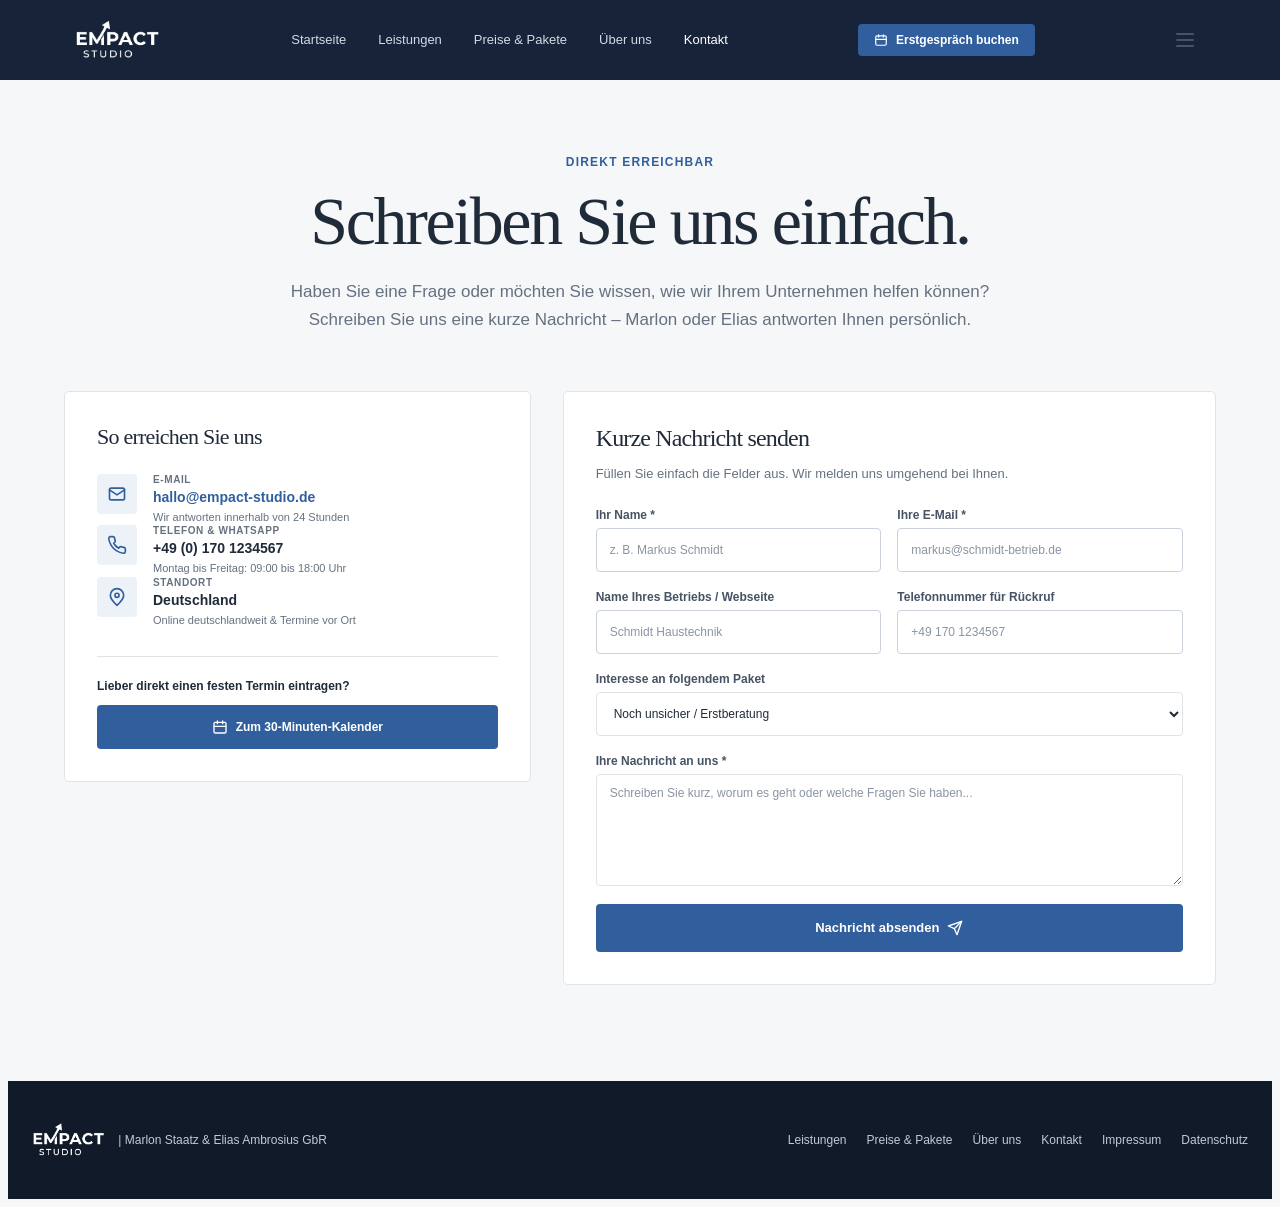
<file: kontakt.html>
<!DOCTYPE html>
<html lang="de" class="scroll-smooth">
<head>
  <meta charset="UTF-8">
  <meta name="viewport" content="width=device-width, initial-scale=1.0">
  <meta name="theme-color" content="#172338">
  <title>Kontakt | EMPACT STUDIO</title>
  <meta name="description" content="Schreiben Sie uns eine Nachricht oder rufen Sie uns an. Marlon Staatz & Elias Ambrosius antworten Ihnen persönlich innerhalb von 24 Stunden.">
  
  <link rel="icon" type="image/svg+xml" href="data:image/svg+xml,<svg xmlns='http://www.w3.org/2000/svg' viewBox='0 0 100 100'><rect width='100' height='100' rx='24' fill='%230B0C10'/><path d='M30 25h40v12H44v13h22v12H44v13h26v12H30z' fill='%236366F1'/></svg>">
  <style>
    body { background-color: #0B0C10; color: #F8FAFC; font-family: 'Plus Jakarta Sans', sans-serif; overflow-x: hidden; }
    .glass-nav { background: rgba(11, 12, 16, 0.85); backdrop-filter: blur(20px); border-bottom: 1px solid rgba(255, 255, 255, 0.08); }
    .glass-card { background: rgba(16, 20, 29, 0.7); backdrop-filter: blur(16px); border: 1px solid rgba(255, 255, 255, 0.08); }
    .badge-gradient { background: linear-gradient(135deg, rgba(99, 102, 241, 0.15) 0%, rgba(139, 92, 246, 0.15) 100%); border: 1px solid rgba(99, 102, 241, 0.3); }
  </style>
  <link rel="stylesheet" href="assets/site-theme.css?v=12">
  <link rel="stylesheet" href="assets/contact-page.css?v=5">
</head>
<body class="contact-page">

  <!-- Ambient Light -->
  <!-- NAVIGATION -->
  <header class="fixed top-0 left-0 right-0 z-50">
    <div class="max-w-7xl mx-auto px-4 sm:px-6 lg:px-8 mt-4">
      <nav class="glass-nav rounded-2xl px-5 py-3.5 flex items-center justify-between border border-white/10 shadow-glass">
        <a href="index.html" class="flex items-center group py-0.5">
          <img src="assets/logo-white.png" alt="EMPACT STUDIO Logo" class="h-12 sm:h-14 lg:h-16 w-auto object-contain group-hover:scale-105 transition-transform duration-300">
        </a>
        <div class="items-center gap-8 text-sm font-medium text-slate-300">
          <a href="index.html" class="hover:text-white transition-colors">Startseite</a>
          <a href="leistungen.html" class="hover:text-white transition-colors">Leistungen</a>
          <a href="preise.html" class="hover:text-white transition-colors">Preise & Pakete</a>
          <a href="ueber-uns.html" class="hover:text-white transition-colors">Über uns</a>
          <a href="kontakt.html" class="text-white font-semibold" aria-current="page">Kontakt</a>
        </div>
        <div class="items-center gap-3">
          <a href="buchen.html" class="px-5 py-2.5 rounded-xl bg-accent-indigo text-white text-sm font-semibold shadow-glow-sm flex items-center gap-2">
            <svg aria-hidden="true" class="w-4 h-4" viewBox="0 0 24 24" fill="none" stroke="currentColor" stroke-width="2" stroke-linecap="round" stroke-linejoin="round"><rect x="3" y="5" width="18" height="16" rx="2"></rect><path d="M16 3v4M8 3v4M3 11h18"></path></svg>
            <span>Erstgespräch buchen</span>
          </a>
        </div>
        <button id="mobileMenuBtn" aria-label="Menü öffnen" aria-expanded="false" class="md:hidden p-2 text-slate-300" style="display: inline-flex">
          <svg aria-hidden="true" width="24" height="24" viewBox="0 0 24 24" fill="none" stroke="currentColor" stroke-width="2" stroke-linecap="round"><path d="M4 6h16M4 12h16M4 18h16"></path></svg>
        </button>
      </nav>
    </div>
    <div id="mobileMenu" class="hidden md:hidden max-w-7xl mx-auto px-4 mt-2">
      <div class="glass-nav rounded-2xl p-6 border border-white/10 flex flex-col gap-4 text-center">
        <a href="index.html" class="text-slate-200 py-2">Startseite</a>
        <a href="leistungen.html" class="text-slate-200 py-2">Leistungen</a>
        <a href="preise.html" class="text-slate-200 py-2">Preise & Pakete</a>
        <a href="ueber-uns.html" class="text-slate-200 py-2">Über uns</a>
        <a href="kontakt.html" class="text-white font-semibold py-2" aria-current="page">Kontakt</a>
        <a href="buchen.html" class="py-3 rounded-xl bg-accent-indigo text-white font-semibold">Erstgespräch buchen</a>
      </div>
    </div>
  </header>

  <!-- MAIN CONTACT -->
  <main class="pt-36 pb-24">
    <div class="max-w-6xl mx-auto px-4 sm:px-6 lg:px-8">
      
      <div class="text-center max-w-3xl mx-auto mb-16">
        <div class="inline-flex items-center gap-2 px-3.5 py-1 rounded-full badge-gradient text-xs font-semibold text-indigo-300 uppercase tracking-wider mb-4">
          Direkt erreichbar
        </div>
        <h1 class="text-4xl sm:text-6xl font-extrabold text-white tracking-tight">
          Schreiben Sie uns einfach.
        </h1>
        <p class="mt-5 text-slate-400 text-base sm:text-lg">
          Haben Sie eine Frage oder möchten Sie wissen, wie wir Ihrem Unternehmen helfen können? Schreiben Sie uns eine kurze Nachricht – Marlon oder Elias antworten Ihnen persönlich.
        </p>
      </div>

      <div class="grid grid-cols-1 lg:grid-cols-12 gap-8 items-start">
        
        <!-- Left: Contact Details -->
        <div class="lg:col-span-5 space-y-6">
          <div class="glass-card rounded-3xl p-8 border-white/10">
            <h2 class="text-xl font-bold text-white mb-6">So erreichen Sie uns</h2>
            
            <div class="contact-details space-y-6 text-xs text-slate-300">
              <div class="flex items-start gap-4">
                <div class="w-10 h-10 rounded-xl bg-indigo-500/15 text-accent-indigo flex items-center justify-center shrink-0">
                  <svg aria-hidden="true" class="w-5 h-5" viewBox="0 0 24 24" fill="none" stroke="currentColor" stroke-width="2" stroke-linecap="round" stroke-linejoin="round"><rect x="3" y="5" width="18" height="14" rx="2"></rect><path d="m3 7 9 6 9-6"></path></svg>
                </div>
                <div>
                  <span class="block text-slate-400 uppercase text-[10px] font-bold">E-Mail</span>
                  <a href="mailto:hallo@empact-studio.de" class="text-sm font-semibold text-white hover:text-indigo-300 transition-colors">hallo@empact-studio.de</a>
                  <span class="block text-slate-400 text-[11px] mt-0.5">Wir antworten innerhalb von 24 Stunden</span>
                </div>
              </div>

              <div class="flex items-start gap-4">
                <div class="w-10 h-10 rounded-xl bg-cyan-500/15 text-accent-cyan flex items-center justify-center shrink-0">
                  <svg aria-hidden="true" class="w-5 h-5" viewBox="0 0 24 24" fill="none" stroke="currentColor" stroke-width="2" stroke-linecap="round" stroke-linejoin="round"><path d="M22 16.9v3a2 2 0 0 1-2.2 2 19.8 19.8 0 0 1-8.6-3.1 19.4 19.4 0 0 1-6-6A19.8 19.8 0 0 1 2.1 4.2 2 2 0 0 1 4.1 2h3a2 2 0 0 1 2 1.7c.1 1 .4 2 .7 2.9a2 2 0 0 1-.5 2.1L8 9.9a16 16 0 0 0 6 6l1.2-1.3a2 2 0 0 1 2.1-.5c.9.3 1.9.6 2.9.7a2 2 0 0 1 1.8 2.1z"></path></svg>
                </div>
                <div>
                  <span class="block text-slate-400 uppercase text-[10px] font-bold">Telefon & WhatsApp</span>
                  <span class="text-sm font-semibold text-white">+49 (0) 170 1234567</span>
                  <span class="block text-slate-400 text-[11px] mt-0.5">Montag bis Freitag: 09:00 bis 18:00 Uhr</span>
                </div>
              </div>

              <div class="flex items-start gap-4">
                <div class="w-10 h-10 rounded-xl bg-violet-500/15 text-accent-violet flex items-center justify-center shrink-0">
                  <svg aria-hidden="true" class="w-5 h-5" viewBox="0 0 24 24" fill="none" stroke="currentColor" stroke-width="2" stroke-linecap="round" stroke-linejoin="round"><path d="M20 10c0 5-8 12-8 12S4 15 4 10a8 8 0 1 1 16 0Z"></path><circle cx="12" cy="10" r="2.5"></circle></svg>
                </div>
                <div>
                  <span class="block text-slate-400 uppercase text-[10px] font-bold">Standort</span>
                  <span class="text-sm font-semibold text-white">Deutschland</span>
                  <span class="block text-slate-400 text-[11px] mt-0.5">Online deutschlandweit & Termine vor Ort</span>
                </div>
              </div>
            </div>

            <div class="mt-8 pt-6 border-t border-white/10">
              <span class="text-xs font-bold text-white block mb-2">Lieber direkt einen festen Termin eintragen?</span>
              <a href="buchen.html" class="w-full py-3 px-4 rounded-xl bg-accent-indigo hover:opacity-90 text-white font-bold text-xs flex items-center justify-center gap-2 transition-all">
                <svg aria-hidden="true" class="w-4 h-4" viewBox="0 0 24 24" fill="none" stroke="currentColor" stroke-width="2" stroke-linecap="round" stroke-linejoin="round"><rect x="3" y="5" width="18" height="16" rx="2"></rect><path d="M16 3v4M8 3v4M3 11h18"></path></svg>
                <span>Zum 30-Minuten-Kalender</span>
              </a>
            </div>
          </div>
        </div>

        <!-- Right: Contact Form -->
        <div class="lg:col-span-7">
          <div class="glass-card rounded-3xl p-8 sm:p-10 border-white/10 shadow-glow-sm">
            <h2 class="text-2xl font-bold text-white mb-2">Kurze Nachricht senden</h2>
            <p class="text-xs text-slate-400 mb-6">Füllen Sie einfach die Felder aus. Wir melden uns umgehend bei Ihnen.</p>

            <form id="contactPageForm" class="space-y-4">
              <input type="text" name="website" tabindex="-1" autocomplete="off" class="hidden" aria-hidden="true">
              <div class="grid grid-cols-1 sm:grid-cols-2 gap-4">
                <div>
                  <label class="block text-xs font-semibold text-slate-300 mb-1">Ihr Name *</label>
                  <input type="text" name="name" required placeholder="z. B. Markus Schmidt" 
                         class="w-full px-4 py-3 rounded-xl bg-obsidian-surface border border-white/10 text-white placeholder-slate-500 text-xs focus:outline-none focus:border-accent-indigo">
                </div>
                <div>
                  <label class="block text-xs font-semibold text-slate-300 mb-1">Ihre E-Mail *</label>
                  <input type="email" name="email" required placeholder="markus@schmidt-betrieb.de" 
                         class="w-full px-4 py-3 rounded-xl bg-obsidian-surface border border-white/10 text-white placeholder-slate-500 text-xs focus:outline-none focus:border-accent-indigo">
                </div>
              </div>

              <div class="grid grid-cols-1 sm:grid-cols-2 gap-4">
                <div>
                  <label class="block text-xs font-semibold text-slate-300 mb-1">Name Ihres Betriebs / Webseite</label>
                  <input type="text" name="company" placeholder="Schmidt Haustechnik" 
                         class="w-full px-4 py-3 rounded-xl bg-obsidian-surface border border-white/10 text-white placeholder-slate-500 text-xs focus:outline-none focus:border-accent-indigo">
                </div>
                <div>
                  <label class="block text-xs font-semibold text-slate-300 mb-1">Telefonnummer für Rückruf</label>
                  <input type="tel" name="phone" placeholder="+49 170 1234567" 
                         class="w-full px-4 py-3 rounded-xl bg-obsidian-surface border border-white/10 text-white placeholder-slate-500 text-xs focus:outline-none focus:border-accent-indigo">
                </div>
              </div>

              <div>
                <label class="block text-xs font-semibold text-slate-300 mb-1">Interesse an folgendem Paket</label>
                <select name="interest" class="w-full px-4 py-3 rounded-xl bg-obsidian-surface border border-white/10 text-white text-xs focus:outline-none focus:border-accent-indigo">
                  <option>Noch unsicher / Erstberatung</option>
                  <option>Essential (390 € / Monat - Neue Website & Hosting)</option>
                  <option>Growth Engine (890 € / Monat - Website + Werbung)</option>
                  <option>Scale Partner (1.690 € / Monat - Rundum-Sorglos)</option>
                  <option>Sonstige Frage</option>
                </select>
              </div>

              <div>
                <label class="block text-xs font-semibold text-slate-300 mb-1">Ihre Nachricht an uns *</label>
                <textarea name="message" required rows="4" placeholder="Schreiben Sie kurz, worum es geht oder welche Fragen Sie haben..." 
                          class="w-full px-4 py-3 rounded-xl bg-obsidian-surface border border-white/10 text-white placeholder-slate-500 text-xs focus:outline-none focus:border-accent-indigo"></textarea>
              </div>

              <p id="contactFormStatus" class="hidden text-sm text-red-300" role="status" aria-live="polite"></p>

              <button type="submit" id="cSubmitBtn" class="w-full py-4 rounded-xl bg-gradient-to-r from-accent-indigo to-accent-violet text-white font-bold text-xs shadow-glow-sm hover:opacity-95 transition-all flex items-center justify-center gap-2">
                <span>Nachricht absenden</span>
                <svg aria-hidden="true" class="w-4 h-4" viewBox="0 0 24 24" fill="none" stroke="currentColor" stroke-width="2" stroke-linecap="round" stroke-linejoin="round"><path d="m22 2-7 20-4-9-9-4Z"></path><path d="M22 2 11 13"></path></svg>
              </button>
            </form>

            <div id="cSuccess" class="hidden text-center py-10">
              <div class="w-14 h-14 rounded-full bg-emerald-500/20 text-emerald-400 flex items-center justify-center mx-auto mb-4">
                <svg aria-hidden="true" class="w-7 h-7" viewBox="0 0 24 24" fill="none" stroke="currentColor" stroke-width="2" stroke-linecap="round" stroke-linejoin="round"><path d="m5 12 4 4L19 6"></path></svg>
              </div>
              <h3 class="text-xl font-bold text-white">Nachricht abgeschickt!</h3>
              <p class="text-xs text-slate-300 mt-2 max-w-sm mx-auto">
                Vielen Dank! Marlon oder Elias schauen sich Ihre Nachricht an und melden sich innerhalb von 24 Stunden bei Ihnen.
              </p>
            </div>

          </div>
        </div>

      </div>

    </div>
  </main>

  <!-- FOOTER -->
  <footer class="border-t border-white/10 bg-obsidian-deep py-12">
    <div class="max-w-7xl mx-auto px-4 sm:px-6 lg:px-8">
      <div class="flex flex-col md:flex-row items-center justify-between gap-6">
        <div class="flex items-center gap-3">
          <img src="assets/logo-white.png" alt="EMPACT STUDIO" class="h-9 sm:h-10 w-auto object-contain">
          <span class="text-xs text-slate-400">| Marlon Staatz & Elias Ambrosius GbR</span>
        </div>
        <div class="flex items-center gap-6 text-xs text-slate-400">
          <a href="leistungen.html" class="hover:text-white">Leistungen</a>
          <a href="preise.html" class="hover:text-white">Preise & Pakete</a>
          <a href="ueber-uns.html" class="hover:text-white">Über uns</a>
          <a href="kontakt.html" class="hover:text-white">Kontakt</a>
          <a href="impressum.html" class="hover:text-white">Impressum</a>
          <a href="datenschutz.html" class="hover:text-white">Datenschutz</a>
        </div>
      </div>
    </div>
  </footer>

  <script>
    document.getElementById('mobileMenuBtn').addEventListener('click', (event) => {
      const button = event.currentTarget;
      const isOpen = !document.getElementById('mobileMenu').classList.toggle('hidden');
      button.setAttribute('aria-expanded', String(isOpen));
      button.setAttribute('aria-label', isOpen ? 'Menü schließen' : 'Menü öffnen');
    });

    const contactForm = document.getElementById('contactPageForm');
    contactForm.addEventListener('submit', async (event) => {
      event.preventDefault();

      const submitButton = document.getElementById('cSubmitBtn');
      const submitLabel = submitButton.querySelector('span');
      const status = document.getElementById('contactFormStatus');
      status.classList.add('hidden');
      submitButton.disabled = true;
      submitLabel.textContent = 'Wird gesendet...';

      try {
        const response = await fetch('api/contact.php', {
          method: 'POST',
          headers: {
            Accept: 'application/json',
            'Content-Type': 'application/json'
          },
          body: JSON.stringify(Object.fromEntries(new FormData(contactForm)))
        });
        const result = await response.json();

        if (!response.ok || (result.success !== 'true' && result.success !== true)) {
          throw new Error(result.message || 'Der Formular-Dienst hat die Nachricht nicht angenommen.');
        }

        contactForm.classList.add('hidden');
        document.getElementById('cSuccess').classList.remove('hidden');
      } catch (error) {
        console.error('Kontaktformular konnte nicht gesendet werden:', error);
        status.textContent = 'Die Nachricht konnte nicht gesendet werden. Bitte versuchen Sie es erneut oder schreiben Sie direkt an hallo@empact-studio.de.';
        status.classList.remove('hidden');
        submitButton.disabled = false;
        submitLabel.textContent = 'Nachricht absenden';
      }
    });
  </script>
</body>
</html>
</file>
<file: assets/site-theme.css>
:root {
  color-scheme: dark;
  --navy: #111b2b;
  --navy-deep: #0c1421;
  --anthracite: #18212e;
  --surface: #1b2635;
  --royal-blue: #3568b2;
  --royal-blue-light: #83a9df;
  --text-primary: #f4f6f9;
  --text-muted: #a4afbd;
  --line: rgba(210, 222, 239, 0.13);
}

html { background: var(--navy-deep); }

body {
  background: #111b2b !important;
  color: var(--text-primary) !important;
  font-family: "Avenir Next", Avenir, "Helvetica Neue", sans-serif !important;
  letter-spacing: 0 !important;
  overflow-x: hidden;
}

body h1, body h2, body h3 {
  color: var(--text-primary) !important;
  font-weight: 600 !important;
  letter-spacing: -0.035em !important;
}

body p { text-wrap: pretty; }

body header nav, body .glass-nav, body #mobileMenu > div {
  background: rgba(17, 27, 43, 0.94) !important;
  border: 1px solid var(--line) !important;
  border-radius: 14px !important;
  box-shadow: 0 16px 42px rgba(4, 10, 19, 0.2) !important;
  backdrop-filter: blur(18px);
}

body header nav a, body #mobileMenu a {
  transition: color 180ms ease, background-color 180ms ease, border-color 180ms ease;
}

body .glass-card, body .minimal-card, body [class*="bg-[#111111]"], body [class*="bg-[#0F1015]"], body [class*="bg-[#121620]"] {
  background-color: var(--anthracite) !important;
  border-color: var(--line) !important;
  box-shadow: 0 14px 40px rgba(5, 11, 19, 0.14);
}

body .minimal-card:hover {
  border-color: rgba(131, 169, 223, 0.42) !important;
  transform: translateY(-2px);
}

body [class*="bg-white/["] { background-color: rgba(222, 233, 248, 0.055) !important; }
body [class*="border-white/"], body [class*="border-white/["] { border-color: var(--line) !important; }

body a[class*="bg-white"], body button[class*="bg-white"], body a[class*="bg-accent-indigo"] {
  background: var(--royal-blue) !important;
  border-color: var(--royal-blue) !important;
  color: #fff !important;
  box-shadow: 0 7px 18px rgba(24, 65, 124, 0.2);
}

body a[class*="bg-white"]:hover, body button[class*="bg-white"]:hover, body a[class*="bg-accent-indigo"]:hover { background: #4278c5 !important; }
body a[class*="text-indigo-"], body a[class*="text-cyan-"] { color: var(--royal-blue-light) !important; }
body [class*="text-neutral-500"], body [class*="text-neutral-600"], body [class*="text-slate-400"], body [class*="text-slate-500"] { color: var(--text-muted) !important; }
body [class*="text-emerald-"] { color: #8dc8ad !important; }

body input:not([type="range"]), body textarea, body select {
  background-color: #111a27 !important;
  border-color: var(--line) !important;
  color: var(--text-primary) !important;
}

body input:focus, body textarea:focus, body select:focus {
  border-color: var(--royal-blue-light) !important;
  outline: 2px solid rgba(131, 169, 223, 0.18);
  outline-offset: 1px;
}

body input[type="range"] { background-color: #344154 !important; }
body input[type="range"]::-webkit-slider-thumb { background: var(--royal-blue-light) !important; }

body .slot-btn.active {
  background: var(--royal-blue) !important;
  border-color: var(--royal-blue) !important;
  color: #fff !important;
}

body .expert-card.active {
  background: rgba(53, 104, 178, 0.14) !important;
  border-color: var(--royal-blue-light) !important;
}

body .badge-gradient {
  background: rgba(53, 104, 178, 0.14) !important;
  border-color: rgba(131, 169, 223, 0.28) !important;
}

body #hero {
  position: relative;
  overflow: hidden;
  background: #111b2b;
}

body #hero > div {
  position: relative;
  max-width: 72rem !important;
  text-align: left !important;
}

body #hero h1 {
  max-width: 12ch;
  font-size: clamp(2.9rem, 6vw, 5.2rem) !important;
  line-height: 1.04 !important;
  font-weight: 600 !important;
  letter-spacing: -0.055em !important;
}

body #hero > div > p { margin-left: 0 !important; max-width: 34rem !important; }
body #hero > div > div:last-child { justify-content: flex-start !important; margin-left: 0 !important; }

body #hero > div > div:first-child {
  border-color: rgba(131, 169, 223, 0.27) !important;
  background: rgba(53, 104, 178, 0.12);
  color: #c2d3eb !important;
}

body footer { border-color: var(--line) !important; background-color: #0d1521 !important; }
body ::-webkit-scrollbar { width: 6px; }
body ::-webkit-scrollbar-track { background: var(--navy-deep); }
body ::-webkit-scrollbar-thumb { border-radius: 8px; background: #34445b; }
body ::-webkit-scrollbar-thumb:hover { background: #526c90; }

@media (prefers-reduced-motion: reduce) {
  *, *::before, *::after {
    scroll-behavior: auto !important;
    animation-duration: 0.01ms !important;
    animation-iteration-count: 1 !important;
    transition-duration: 0.01ms !important;
  }
}

/* Editorial, high-contrast layout inspired by the StepSafer reference. */
:root {
  --navy: #172338;
  --navy-deep: #111a29;
  --anthracite: #ffffff;
  --surface: #ffffff;
  --royal-blue: #315f9e;
  --royal-blue-light: #4778b9;
  --text-primary: #202b3a;
  --text-muted: #657181;
  --line: #dce1e7;
}

html { background: #f6f7f8; }

body {
  background: #f6f7f8 !important;
  color: var(--text-primary) !important;
  font-family: "Avenir Next", Avenir, "Helvetica Neue", sans-serif !important;
}

body h1, body h2 {
  color: var(--text-primary) !important;
  font-family: "Iowan Old Style", "Palatino Linotype", "Book Antiqua", Georgia, serif !important;
  font-weight: 500 !important;
  letter-spacing: -0.035em !important;
}

body h3 {
  color: var(--text-primary) !important;
  font-weight: 600 !important;
  letter-spacing: -0.025em !important;
}

body header nav, body .glass-nav, body #mobileMenu > div {
  background: var(--navy) !important;
  border: 0 !important;
  border-radius: 4px !important;
  box-shadow: none !important;
  backdrop-filter: none;
}

body header {
  position: fixed;
  inset: 0 0 auto;
  z-index: 50;
  background: var(--navy);
}

body header > div:first-child {
  max-width: 100% !important;
  margin-top: 0 !important;
  padding: 0 clamp(1rem, 4vw, 3.5rem) !important;
}

body header nav {
  display: flex;
  width: 100%;
  min-height: 5rem;
  padding-top: 0.65rem !important;
  padding-bottom: 0.65rem !important;
  padding-right: clamp(1rem, 2vw, 1.5rem) !important;
  padding-left: clamp(1rem, 2vw, 1.5rem) !important;
  align-items: center;
  justify-content: space-between;
  gap: 24px;
  box-sizing: border-box;
  border-radius: 0 !important;
  background: transparent !important;
}

body header nav > a:first-child { display: inline-flex; flex: 0 0 auto; align-items: center; }

body header nav img { max-height: 2.75rem; }
body header nav img { display: block; width: auto; }

body header nav > div:nth-child(2) { display: flex; align-items: center; gap: 2rem; font-size: 0.8125rem; font-weight: 500; line-height: 20px; white-space: nowrap; }
body header nav > div:nth-child(2) a { color: #d2dae5 !important; font-weight: 500 !important; white-space: nowrap; }
body header nav > div:nth-child(2) a[aria-current="page"], body header nav > div:nth-child(2) a.text-white { color: #fff !important; }
body header nav > div:nth-child(3) { display: flex; align-items: center; gap: 0.75rem; }
body header nav > div:nth-child(3) a, body #mobileMenu > div > a:last-child {
  display: inline-flex;
  min-height: 2rem;
  min-width: 11rem;
  align-items: center;
  justify-content: center;
  gap: 0.5rem;
  padding: 0 1rem;
  border: 0;
  border-radius: 4px;
  background: var(--royal-blue);
  color: #fff !important;
  font-size: 0.75rem;
  font-weight: 600;
  line-height: 1.25;
  box-shadow: none;
  transition: background-color 180ms ease;
}
body header nav > div:nth-child(3) a:hover, body #mobileMenu > div > a:last-child:hover { background: #254d83; }
body header nav > div:nth-child(3) svg, body header nav > div:nth-child(3) i { width: 14px; height: 14px; flex: 0 0 14px; }
body header nav > div:nth-child(3) svg, body header nav > div:nth-child(3) i[data-lucide="calendar"] { display: block; }
body header nav > div:nth-child(3) i[data-lucide="calendar"] { color: currentColor; }
body header nav > div:nth-child(3) svg { display: block; fill: none; stroke: currentColor; stroke-width: 2; stroke-linecap: round; stroke-linejoin: round; }
body header nav > button#mobileMenuBtn {
  display: inline-flex;
  align-items: center;
  justify-content: center;
  padding: 0.5rem;
  border: 0;
  background: transparent;
  color: #fff;
  cursor: pointer;
}
body #mobileMenu { display: none; }
body #mobileMenu:not(.hidden) { display: block; }
body #mobileMenu > div { display: flex; flex-direction: column; align-items: stretch; gap: 1rem; padding: 1.5rem; }
body #mobileMenu a { display: block; padding: 0.5rem 0; color: #d2dae5 !important; font-weight: 500 !important; text-align: center; }
body #mobileMenu a.text-white, body #mobileMenu a[aria-current="page"] { color: #fff !important; }
body #mobileMenu > div > a:last-child { margin-top: 0.25rem; padding: 0.75rem 1rem; }

body .glass-card, body .minimal-card, body [class*="bg-[#111111]"], body [class*="bg-[#0F1015]"], body [class*="bg-[#121620]"] {
  background: #fff !important;
  border: 1px solid #e0e4e9 !important;
  border-radius: 5px !important;
  box-shadow: none !important;
}

body .minimal-card:hover { border-color: #bdc9d8 !important; transform: none; }
body [class*="bg-white/["] { background: #f1f3f5 !important; }
body [class*="border-white/"], body [class*="border-white/["] { border-color: #e0e4e9 !important; }
body [class*="text-neutral-500"], body [class*="text-neutral-600"], body [class*="text-slate-400"], body [class*="text-slate-500"] { color: var(--text-muted) !important; }
body [class*="text-neutral-300"], body [class*="text-neutral-400"], body [class*="text-slate-300"], body [class*="text-slate-200"] { color: #465365 !important; }

body main h1, body main h2, body main h3, body main [class*="text-white"] { color: var(--text-primary) !important; }
body #hero, body #hero h1, body #hero [class*="text-white"] { color: #f7f8fa !important; }
body #hero {
  background: var(--navy) !important;
  padding-top: clamp(8rem, 14vw, 11rem) !important;
  padding-bottom: clamp(5rem, 8vw, 7rem) !important;
}

body #hero h1 {
  max-width: none !important;
  font-size: clamp(3.4rem, 7vw, 6.3rem) !important;
  line-height: 0.99 !important;
  font-weight: 500 !important;
  letter-spacing: -0.055em !important;
}

body #hero > div { max-width: 78rem !important; }
body #hero > div > p { color: #c2cad5 !important; font-size: clamp(1.05rem, 1.6vw, 1.35rem) !important; font-weight: 400 !important; line-height: 1.6 !important; }

body #hero > div > div:first-child { display: none !important; }
body .fade-up { animation: none !important; opacity: 1 !important; transform: none !important; }
body #hero a { border-radius: 4px !important; box-shadow: none !important; }
body main > section:not(#hero) { border-color: #e2e5e9 !important; }
body main > section:nth-child(even):not(#hero) { background: #eef1f4; }
body main > section:not(#hero) > div { max-width: 78rem !important; }

body main > section:not(#hero) h1, body main > section:not(#hero) h2 {
  font-size: clamp(2.1rem, 4vw, 3.35rem) !important;
  line-height: 1.08 !important;
}

body main > section:not(#hero) [class*="uppercase"][class*="tracking-"] {
  color: var(--royal-blue) !important;
  font-size: 0.72rem !important;
  font-weight: 600 !important;
  letter-spacing: 0.1em !important;
}

body a[class*="bg-white"], body button[class*="bg-white"], body a[class*="bg-accent-indigo"] {
  background: var(--royal-blue) !important;
  border-color: var(--royal-blue) !important;
  border-radius: 4px !important;
  color: #fff !important;
  box-shadow: none !important;
}

body a[class*="rounded"], body button, body [role="button"] {
  white-space: nowrap;
  word-break: normal;
  overflow-wrap: normal;
  flex-wrap: nowrap;
  line-height: 1.25;
}

body a[class*="bg-white"]:hover, body button[class*="bg-white"]:hover, body a[class*="bg-accent-indigo"]:hover { background: #254d83 !important; }
body a[class*="text-indigo-"], body a[class*="text-cyan-"] { color: var(--royal-blue) !important; }
body input:not([type="range"]), body textarea, body select { background: #fff !important; border-color: #cbd2db !important; border-radius: 4px !important; color: var(--text-primary) !important; }

body input:focus, body textarea:focus, body select:focus {
  border-color: var(--royal-blue) !important;
  outline: 2px solid rgba(49, 95, 158, 0.13);
  outline-offset: 1px;
}

body .slot-btn.active { background: var(--royal-blue) !important; border-color: var(--royal-blue) !important; color: #fff !important; }
body .date-tab-btn.active { background: var(--royal-blue) !important; border-color: var(--royal-blue) !important; color: #fff !important; }
body .date-tab-btn.active span { color: #fff !important; }
body footer { background: var(--navy-deep) !important; border-color: rgba(255, 255, 255, 0.14) !important; }
body footer, body footer [class*="text-neutral-"], body footer [class*="text-slate-"] { color: #c2cad5 !important; }
body footer h1, body footer h2, body footer h3 { color: #f7f8fa !important; }
html::-webkit-scrollbar-track { background: linear-gradient(to bottom, var(--navy) 0 5rem, #f6f7f8 5rem 100%); }
html::-webkit-scrollbar-thumb { background: #9aa7b7; }

@media (max-width: 960px) {
  body header nav > div:nth-child(2), body header nav > div:nth-child(3) { display: none; }
  body header nav > button#mobileMenuBtn { display: inline-flex; }
  body #mobileMenu:not(.hidden) { display: block; }
  body #mobileMenu.hidden { display: none; }
  body #hero h1 { font-size: clamp(3rem, 13vw, 4.2rem) !important; }
}

html, body { scrollbar-width: none; -ms-overflow-style: none; }
html::-webkit-scrollbar, body::-webkit-scrollbar { display: none; width: 0; height: 0; }
</file>
<file: assets/contact-page.css>
.contact-page {
  min-width: 320px;
  min-height: 100vh;
  color-scheme: light;
}

.contact-page *,
.contact-page *::before,
.contact-page *::after {
  box-sizing: border-box;
}

.contact-page a {
  color: inherit;
  text-decoration: none;
}

.contact-page footer a:hover {
  color: #fff;
}

.contact-page .glass-card > .mt-8 > a,
.contact-page #cSubmitBtn {
  white-space: nowrap;
  word-break: normal;
  overflow-wrap: normal;
  flex-wrap: nowrap;
}

.contact-page main {
  padding: 144px 24px 96px;
}

.contact-page main > div {
  width: min(100%, 1152px);
  margin: 0 auto;
}

.contact-page main > div > div:first-child {
  max-width: 768px;
  margin: 0 auto 56px;
  text-align: center;
}

.contact-page main > div > div:first-child > div {
  display: inline-block;
  width: auto;
  margin-bottom: 16px;
  padding: 0;
  border: 0;
  background: transparent !important;
  color: #315f9e;
  font-size: 12px;
  font-weight: 600;
  letter-spacing: 0.1em;
  text-transform: uppercase;
}

.contact-page main > div > div:first-child h1 {
  margin: 0;
  font-size: clamp(42px, 5.4vw, 68px);
  line-height: 1.08;
}

.contact-page main > div > div:first-child p {
  margin: 20px 0 0;
  color: #657181;
  font-size: 17px;
  line-height: 1.65;
}

.contact-page main > div > .grid {
  display: grid;
  grid-template-columns: minmax(0, 5fr) minmax(0, 7fr);
  align-items: start;
  gap: 32px;
}

.contact-page main > div > .grid > div {
  min-width: 0;
}

.contact-page .glass-card {
  padding: 32px;
  border: 1px solid #e0e4e9;
  border-radius: 5px;
  background: #fff;
}

.contact-page .glass-card h2 {
  margin: 0 0 24px;
  font-size: 24px;
  line-height: 1.2;
}

.contact-page .grid > div:first-child .glass-card h2 {
  font-size: 22px;
}

.contact-page .contact-details > div {
  display: flex;
  align-items: flex-start;
  gap: 16px;
}

.contact-page .contact-details > div > div:first-child {
  display: flex;
  width: 40px;
  height: 40px;
  flex: 0 0 40px;
  align-items: center;
  justify-content: center;
  border-radius: 4px;
  background: #edf2f8;
  color: #315f9e;
}

.contact-page .contact-details > div > div:first-child svg {
  width: 20px;
  height: 20px;
}

.contact-page .contact-details > div > div:last-child > span:first-child {
  display: block;
  margin-bottom: 3px;
  color: #657181;
  font-size: 10px;
  font-weight: 700;
  letter-spacing: 0.06em;
  text-transform: uppercase;
}

.contact-page .contact-details > div > div:last-child > a,
.contact-page .contact-details > div > div:last-child > span:nth-child(2) {
  color: #202b3a;
  font-size: 14px;
  font-weight: 600;
}

.contact-page .contact-details > div > div:last-child > span:last-child {
  display: block;
  margin-top: 3px;
  color: #657181;
  font-size: 11px;
  line-height: 1.5;
}

.contact-page .glass-card > .mt-8 {
  margin-top: 28px;
  padding-top: 22px;
  border-top: 1px solid #e0e4e9;
}

.contact-page .glass-card > .mt-8 > span {
  display: block;
  margin-bottom: 12px;
  color: #202b3a;
  font-size: 12px;
  font-weight: 600;
}

.contact-page .glass-card > .mt-8 > a {
  display: flex;
  min-height: 44px;
  align-items: center;
  justify-content: center;
  gap: 8px;
  border-radius: 4px;
  background: #315f9e;
  color: #fff !important;
  font-size: 12px;
  font-weight: 600;
}

.contact-page .glass-card > .mt-8 > a:hover {
  background: #254d83;
}

.contact-page .glass-card > .mt-8 > a svg,
.contact-page #cSubmitBtn svg {
  width: 16px;
  height: 16px;
}

.contact-page .grid > div:last-child .glass-card > p {
  margin: -12px 0 24px;
  color: #657181;
  font-size: 13px;
  line-height: 1.5;
}

.contact-page form {
  display: grid;
  gap: 18px;
}

.contact-page form > div.grid {
  display: grid;
  grid-template-columns: repeat(2, minmax(0, 1fr));
  gap: 16px;
}

.contact-page form > div:not(.grid) {
  display: block;
}

.contact-page form > div > div {
  min-width: 0;
}

.contact-page label {
  display: block;
  margin-bottom: 6px;
  color: #465365;
  font-size: 12px;
  font-weight: 600;
}

.contact-page input,
.contact-page select,
.contact-page textarea {
  display: block;
  width: 100%;
  min-height: 44px;
  padding: 11px 13px;
  border: 1px solid #cbd2db;
  border-radius: 4px;
  background: #fff;
  color: #202b3a;
  font: inherit;
  font-size: 12px;
}

.contact-page textarea {
  min-height: 112px;
  resize: vertical;
}

.contact-page input::placeholder,
.contact-page textarea::placeholder {
  color: #8a95a3;
}

.contact-page input:focus,
.contact-page select:focus,
.contact-page textarea:focus {
  border-color: #315f9e;
  outline: 2px solid rgba(49, 95, 158, 0.13);
  outline-offset: 1px;
}

.contact-page #cSubmitBtn {
  display: flex;
  width: 100%;
  min-height: 48px;
  align-items: center;
  justify-content: center;
  gap: 8px;
  border: 0;
  border-radius: 4px;
  background: #315f9e;
  color: #fff !important;
  font: inherit;
  font-size: 13px;
  font-weight: 600;
  cursor: pointer;
}

.contact-page #cSubmitBtn:hover {
  background: #254d83;
}

.contact-page #cSuccess {
  padding: 40px 12px;
  text-align: center;
}

.contact-page #cSuccess > div {
  display: flex;
  width: 56px;
  height: 56px;
  align-items: center;
  justify-content: center;
  margin: 0 auto 16px;
  border-radius: 50%;
  background: #e9f4ee;
  color: #478260;
}

.contact-page #cSuccess > div svg {
  width: 28px;
  height: 28px;
}

.contact-page #cSuccess h3 {
  margin: 0;
  font-size: 20px;
}

.contact-page #cSuccess p {
  max-width: 390px;
  margin: 8px auto 0;
  color: #465365;
  font-size: 13px;
  line-height: 1.6;
}

.contact-page .hidden {
  display: none !important;
}

.contact-page footer {
  padding: 40px 24px;
  background: #111a29;
  color: #c2cad5;
}

.contact-page footer > div {
  width: min(100%, 1280px);
  margin: 0 auto;
}

.contact-page footer > div > div {
  display: flex;
  align-items: center;
  justify-content: space-between;
  gap: 24px;
}

.contact-page footer > div > div > div:first-child {
  display: flex;
  align-items: center;
  gap: 12px;
  font-size: 12px;
}

.contact-page footer img {
  display: block;
  width: auto;
  height: 38px;
}

.contact-page footer > div > div > div:last-child {
  display: flex;
  flex-wrap: wrap;
  gap: 20px;
  font-size: 12px;
}

body.contact-page footer [class*="text-slate-"] {
  color: #c2cad5 !important;
}

@media (max-width: 767px) {
  .contact-page main {
    padding: 116px 18px 64px;
  }

  .contact-page main > div > div:first-child {
    margin-bottom: 36px;
  }

  .contact-page main > div > div:first-child h1 {
    font-size: clamp(38px, 10vw, 54px);
  }

  .contact-page main > div > div:first-child p {
    font-size: 15px;
  }

  .contact-page main > div > .grid {
    grid-template-columns: minmax(0, 1fr);
    gap: 18px;
  }

  .contact-page .glass-card {
    padding: 24px 20px;
  }

  .contact-page footer {
    padding: 32px 18px;
  }

  .contact-page footer > div > div {
    flex-direction: column;
    align-items: flex-start;
  }

  .contact-page footer > div > div > div:last-child {
    gap: 12px 18px;
  }
}

@media (max-width: 480px) {
  .contact-page form > div.grid {
    grid-template-columns: minmax(0, 1fr);
    gap: 14px;
  }

  .contact-page footer > div > div > div:first-child {
    align-items: flex-start;
  }
}

@media (prefers-reduced-motion: reduce) {
  .contact-page *,
  .contact-page *::before,
  .contact-page *::after {
    scroll-behavior: auto !important;
    transition-duration: 0.01ms !important;
  }
}
</file>
